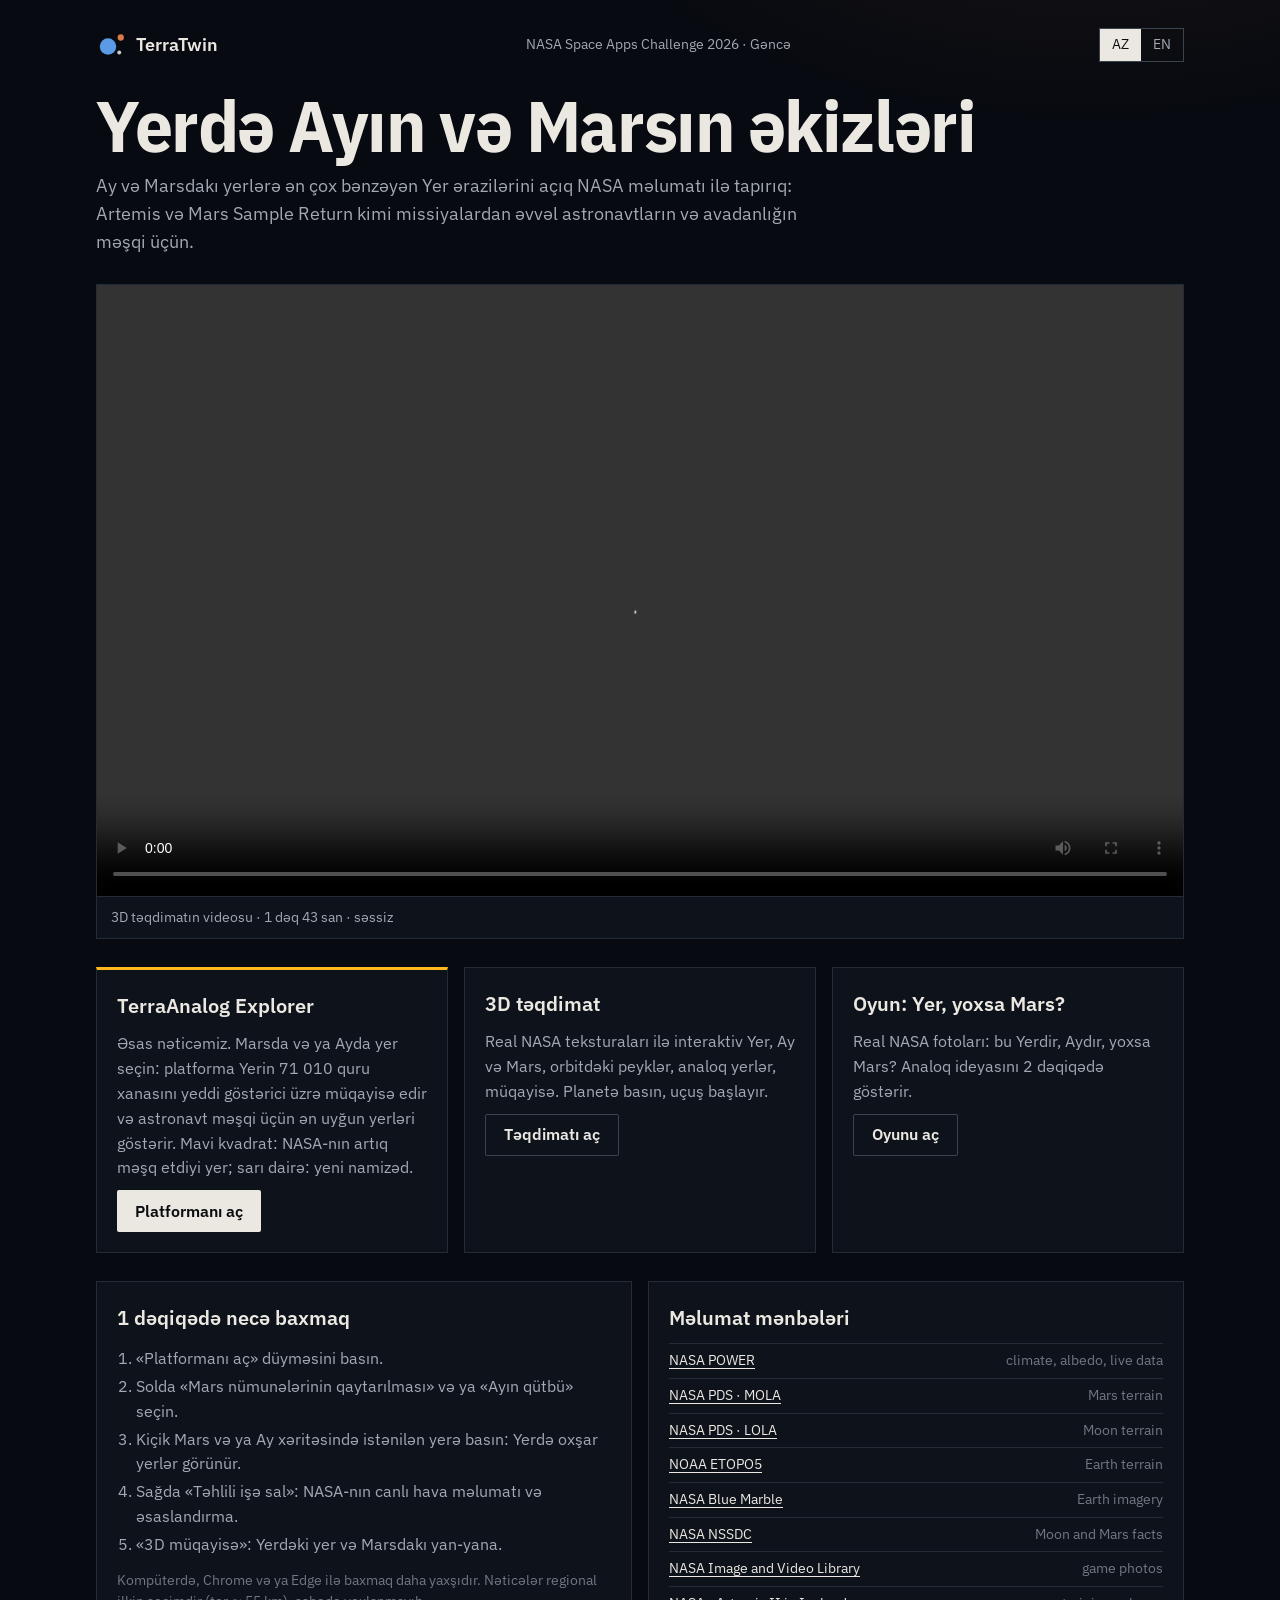
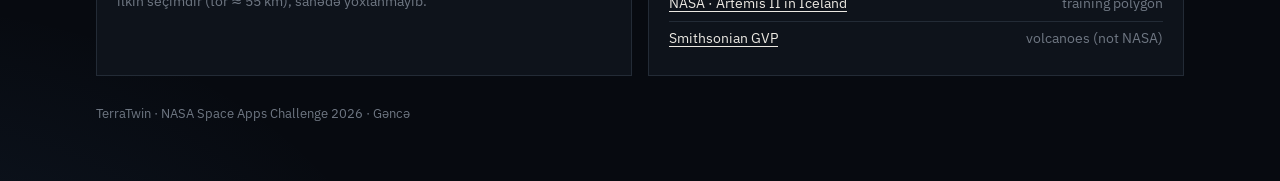
<file: index.html>
<!doctype html>
<html lang="az">
<head>
<meta charset="utf-8">
<meta name="viewport" content="width=device-width, initial-scale=1">
<title>TerraTwin — NASA Space Apps Challenge 2026</title>
<meta name="description" content="TerraTwin: Earth analogs of the Moon and Mars. 3D presentation, the TerraAnalog Explorer platform and a game, built on open NASA data.">
<link rel="icon" href="data:image/svg+xml,%3Csvg xmlns='http://www.w3.org/2000/svg' viewBox='0 0 64 64'%3E%3Ccircle cx='26' cy='34' r='18' fill='%235B9BE6'/%3E%3Ccircle cx='50' cy='14' r='8' fill='%23D97A48'/%3E%3C/svg%3E">
<style>
  @font-face { font-family: 'Plex'; src: url('vendor/fonts/ibm-plex-sans-latin-standard-normal.woff2') format('woff2-variations'); font-weight: 100 700; font-stretch: 75% 100%; font-display: swap; unicode-range: U+0000-00FF, U+0131, U+2000-206F, U+2212; }
  @font-face { font-family: 'Plex'; src: url('vendor/fonts/ibm-plex-sans-latin-ext-standard-normal.woff2') format('woff2-variations'); font-weight: 100 700; font-stretch: 75% 100%; font-display: swap; unicode-range: U+0100-02BA, U+02BD-02FF, U+1E00-1EFF; }
  :root { --void: #070a10; --panel: #0e131b; --line: #232b36; --text: #ebe8e2; --muted: #a2a9b4; --dim: #6f7783; --earth: #5b9be6; --mars: #d97a48; --amber: #ffb81c; color-scheme: dark; }
  * { box-sizing: border-box; }
  body { margin: 0; background: var(--void); color: var(--text); font: 400 16px/1.55 Plex, 'Segoe UI', system-ui, sans-serif;
    background-image: radial-gradient(900px 500px at 85% -10%, rgba(217,122,72,.10), transparent 60%), radial-gradient(900px 600px at -10% 110%, rgba(91,155,230,.10), transparent 60%); }
  .wrap { max-width: 1120px; margin: 0 auto; padding: 28px max(16px, env(safe-area-inset-left, 0px)) 56px; display: grid; gap: 28px; }
  header { display: flex; align-items: center; justify-content: space-between; gap: 12px; flex-wrap: wrap; color: var(--muted); font-size: 14px; }
  .brand { display: flex; align-items: center; gap: 10px; color: var(--text); font-weight: 600; font-size: 18px; }
  .brand svg { width: 30px; height: 30px; }
  .lang { display: flex; border: 1px solid #3a444f; } .lang button { background: none; border: 0; color: var(--muted); padding: 5px 12px; font: inherit; cursor: pointer; } .lang button.on { background: var(--text); color: #0a0c0f; }
  h1 { margin: 0; font-size: clamp(38px, 6.5vw, 72px); line-height: .98; font-weight: 700; font-stretch: 85%; letter-spacing: -.02em; text-wrap: balance; }
  .lead { margin: 12px 0 0; max-width: 64ch; font-size: 18px; color: var(--muted); }
  .video { margin: 0; border: 1px solid var(--line); background: #000; }
  .video video { display: block; width: 100%; aspect-ratio: 16 / 9; background: #000; }
  .video figcaption { padding: 10px 14px; color: var(--muted); font-size: 14px; border-top: 1px solid var(--line); background: var(--panel); }
  .cards { display: grid; grid-template-columns: repeat(3, minmax(0, 1fr)); gap: 16px; }
  @media (max-width: 900px) { .cards { grid-template-columns: 1fr; } }
  .card { border: 1px solid var(--line); background: var(--panel); padding: 20px; display: grid; gap: 10px; align-content: start; }
  .card.main { border-top: 3px solid var(--amber); }
  .card h2 { margin: 0; font-size: 20px; font-weight: 600; }
  .card p { margin: 0; color: var(--muted); }
  .btn { justify-self: start; display: inline-flex; align-items: center; min-height: 42px; padding: 0 18px; background: var(--text); color: #0a0c0f; text-decoration: none; font-weight: 600; border-radius: 2px; }
  .btn:hover { background: #fff; } .btn:focus-visible { outline: 2px solid var(--earth); outline-offset: 3px; }
  .btn.alt { background: none; color: var(--text); border: 1px solid #3a444f; } .btn.alt:hover { border-color: var(--text); }
  .steps { margin: 0; padding-left: 1.2em; color: var(--muted); } .steps li { margin: 3px 0; }
  .two { display: grid; grid-template-columns: minmax(0, 1fr) minmax(0, 1fr); gap: 16px; } @media (max-width: 900px) { .two { grid-template-columns: 1fr; } }
  ul.src { list-style: none; margin: 0; padding: 0; } ul.src li { display: flex; justify-content: space-between; gap: 10px; padding: 6px 0; border-top: 1px solid var(--line); font-size: 14px; }
  ul.src span { color: var(--dim); text-align: right; } ul.src a { color: var(--text); text-underline-offset: 3px; }
  .note { font-size: 13.5px; color: var(--dim) !important; }
  footer { color: var(--dim); font-size: 13px; }
  [data-l] { display: none; } html[lang="az"] [data-l="az"], html[lang="en"] [data-l="en"] { display: revert; }
</style>
</head>
<body>
<div class="wrap">
  <header>
    <span class="brand"><svg viewBox="0 0 40 40" aria-hidden="true"><circle cx="16" cy="22" r="11" fill="#5B9BE6"/><circle cx="33" cy="10" r="4.2" fill="#D97A48"/><circle cx="31" cy="30" r="2.6" fill="#C9CCD3"/></svg>TerraTwin</span>
    <span>NASA Space Apps Challenge 2026 · Gəncə</span>
    <div class="lang" role="group" aria-label="Language"><button type="button" data-set="az">AZ</button><button type="button" data-set="en">EN</button></div>
  </header>

  <section>
    <h1><span data-l="az">Yerdə Ayın və Marsın əkizləri</span><span data-l="en">Earth twins of the Moon and Mars</span></h1>
    <p class="lead" data-l="az">Ay və Marsdakı yerlərə ən çox bənzəyən Yer ərazilərini açıq NASA məlumatı ilə tapırıq: Artemis və Mars Sample Return kimi missiyalardan əvvəl astronavtların və avadanlığın məşqi üçün.</p>
    <p class="lead" data-l="en">We find the places on Earth that best match sites on the Moon and Mars, using open NASA data, so astronauts and hardware can train before missions like Artemis and Mars Sample Return.</p>
  </section>

  <figure class="video">
    <video controls preload="metadata" playsinline src="TerraTwin_teqdimat_720p.mp4"></video>
    <figcaption><span data-l="az">3D təqdimatın videosu · 1 dəq 43 san · səssiz</span><span data-l="en">Video of the 3D presentation · 1:43 · no sound</span></figcaption>
  </figure>

  <div class="cards">
    <article class="card main">
      <h2>TerraAnalog Explorer</h2>
      <p data-l="az">Əsas nəticəmiz. Marsda və ya Ayda yer seçin: platforma Yerin 71 010 quru xanasını yeddi göstərici üzrə müqayisə edir və astronavt məşqi üçün ən uyğun yerləri göstərir. Mavi kvadrat: NASA-nın artıq məşq etdiyi yer; sarı dairə: yeni namizəd.</p>
      <p data-l="en">Our main result. Pick a place on Mars or the Moon: the platform compares 71,010 land cells of Earth on seven metrics and shows the best places for astronaut training. Blue square: where NASA already trains; yellow circle: a new candidate.</p>
      <a class="btn" href="terraanalog.html"><span data-l="az">Platformanı aç</span><span data-l="en">Open the platform</span></a>
    </article>
    <article class="card">
      <h2><span data-l="az">3D təqdimat</span><span data-l="en">3D presentation</span></h2>
      <p data-l="az">Real NASA teksturaları ilə interaktiv Yer, Ay və Mars, orbitdəki peyklər, analoq yerlər, müqayisə. Planetə basın, uçuş başlayır.</p>
      <p data-l="en">Interactive Earth, Moon and Mars with real NASA textures, satellites in orbit, analog sites and comparisons. Click a planet to fly to it.</p>
      <a class="btn alt" href="presentation.html"><span data-l="az">Təqdimatı aç</span><span data-l="en">Open the presentation</span></a>
    </article>
    <article class="card">
      <h2><span data-l="az">Oyun: Yer, yoxsa Mars?</span><span data-l="en">Game: Earth or Mars?</span></h2>
      <p data-l="az">Real NASA fotoları: bu Yerdir, Aydır, yoxsa Mars? Analoq ideyasını 2 dəqiqədə göstərir.</p>
      <p data-l="en">Real NASA photos: is it Earth, the Moon or Mars? Shows the analog idea in two minutes.</p>
      <a class="btn alt" href="oyun.html"><span data-l="az">Oyunu aç</span><span data-l="en">Play</span></a>
    </article>
  </div>

  <div class="two">
    <article class="card">
      <h2><span data-l="az">1 dəqiqədə necə baxmaq</span><span data-l="en">How to try it in one minute</span></h2>
      <ol class="steps" data-l="az">
        <li>«Platformanı aç» düyməsini basın.</li>
        <li>Solda «Mars nümunələrinin qaytarılması» və ya «Ayın qütbü» seçin.</li>
        <li>Kiçik Mars və ya Ay xəritəsində istənilən yerə basın: Yerdə oxşar yerlər görünür.</li>
        <li>Sağda «Təhlili işə sal»: NASA-nın canlı hava məlumatı və əsaslandırma.</li>
        <li>«3D müqayisə»: Yerdəki yer və Marsdakı yan-yana.</li>
      </ol>
      <ol class="steps" data-l="en">
        <li>Press “Open the platform”.</li>
        <li>On the left choose “Mars Sample Return” or “Lunar pole and ice”.</li>
        <li>Click any point on the small Mars or Moon map: similar places on Earth appear.</li>
        <li>On the right press “Run analysis”: live NASA weather data and a written rationale.</li>
        <li>“3D comparison”: the Earth site next to the Martian one.</li>
      </ol>
      <p class="note" data-l="az">Kompüterdə, Chrome və ya Edge ilə baxmaq daha yaxşıdır. Nəticələr regional ilkin seçimdir (tor ≈ 55 km), sahədə yoxlanmayıb.</p>
      <p class="note" data-l="en">Best viewed on a computer in Chrome or Edge. Results are a regional pre-selection (grid ≈ 55 km), not field-validated.</p>
    </article>
    <article class="card">
      <h2><span data-l="az">Məlumat mənbələri</span><span data-l="en">Data sources</span></h2>
      <ul class="src">
        <li><a href="https://power.larc.nasa.gov/docs/" target="_blank" rel="noopener">NASA POWER</a><span>climate, albedo, live data</span></li>
        <li><a href="https://pds-geosciences.wustl.edu/missions/mgs/megdr.html" target="_blank" rel="noopener">NASA PDS · MOLA</a><span>Mars terrain</span></li>
        <li><a href="https://pds-geosciences.wustl.edu/missions/lro/lola.htm" target="_blank" rel="noopener">NASA PDS · LOLA</a><span>Moon terrain</span></li>
        <li><a href="https://www.ngdc.noaa.gov/mgg/global/etopo5.HTML" target="_blank" rel="noopener">NOAA ETOPO5</a><span>Earth terrain</span></li>
        <li><a href="https://visibleearth.nasa.gov/collection/1484/blue-marble" target="_blank" rel="noopener">NASA Blue Marble</a><span>Earth imagery</span></li>
        <li><a href="https://nssdc.gsfc.nasa.gov/planetary/factsheet/" target="_blank" rel="noopener">NASA NSSDC</a><span>Moon and Mars facts</span></li>
        <li><a href="https://images.nasa.gov/" target="_blank" rel="noopener">NASA Image and Video Library</a><span>game photos</span></li>
        <li><a href="https://science.nasa.gov/missions/artemis/nasas-artemis-ii-crew-uses-iceland-terrain-for-lunar-training/" target="_blank" rel="noopener">NASA · Artemis II in Iceland</a><span>training polygon</span></li>
        <li><a href="https://volcano.si.edu/" target="_blank" rel="noopener">Smithsonian GVP</a><span>volcanoes (not NASA)</span></li>
      </ul>
    </article>
  </div>

  <footer>TerraTwin · NASA Space Apps Challenge 2026 · Gəncə</footer>
</div>
<script>
  (function () {
    var set = function (l) { document.documentElement.lang = l; document.querySelectorAll('.lang button').forEach(function (b) { b.classList.toggle('on', b.dataset.set === l); }); try { localStorage.setItem('tt_lang', l); } catch (e) {} };
    var saved = 'az'; try { saved = localStorage.getItem('tt_lang') === 'en' ? 'en' : 'az'; } catch (e) {}
    document.querySelectorAll('.lang button').forEach(function (b) { b.onclick = function () { set(b.dataset.set); }; });
    set(saved);
  })();
</script>
</body>
</html>
</file>
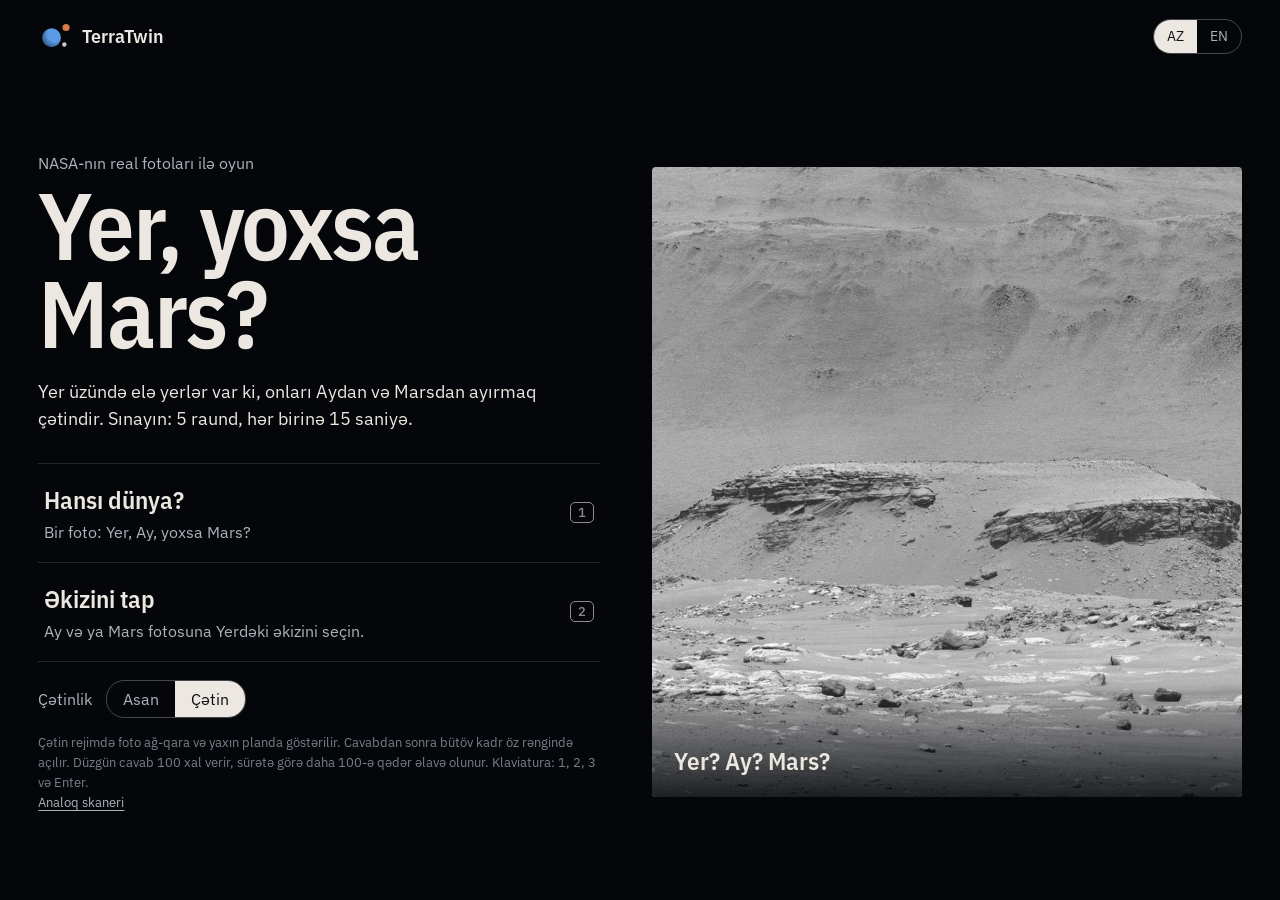
<file: oyun.html>
<!doctype html>
<html lang="az">
<head>
<meta charset="utf-8">
<meta name="viewport" content="width=device-width, initial-scale=1">
<title>Yer, yoxsa Mars? — TerraTwin</title>
<meta name="description" content="A game built on real NASA photos: can you tell Earth from the Moon and Mars?">
<link rel="icon" href="data:image/svg+xml,%3Csvg xmlns='http://www.w3.org/2000/svg' viewBox='0 0 64 64'%3E%3Ccircle cx='26' cy='34' r='18' fill='%235B9BE6'/%3E%3Ccircle cx='50' cy='14' r='8' fill='%23D97A48'/%3E%3C/svg%3E">
<link rel="stylesheet" href="css/game.css">
<script src="data/game.js"></script>
<script src="data/game_extra.js"></script>
<script src="data/game_more.js"></script>
</head>
<body>

<header class="bar">
  <a class="brand" href="oyun.html" id="brand">
    <svg viewBox="0 0 40 40" aria-hidden="true"><circle cx="16" cy="22" r="11" fill="#5B9BE6"/><circle cx="16" cy="22" r="11" fill="url(#sh)"/><circle cx="33" cy="10" r="4.2" fill="#D97A48"/><circle cx="31" cy="30" r="2.6" fill="#C9CCD3"/><defs><radialGradient id="sh" cx=".7" cy=".3" r=".9"><stop offset=".45" stop-color="#000" stop-opacity="0"/><stop offset="1" stop-color="#000" stop-opacity=".55"/></radialGradient></defs></svg>
    <span>TerraTwin</span>
  </a>
  <div class="hud" id="hud" hidden>
    <ol class="steps" id="steps" aria-label="Rounds"></ol>
    <p class="score"><span id="scoreLabel"></span> <b id="score">0</b></p>
    <p class="clock" id="clock" aria-live="off"><b id="secs">15</b><span id="secUnit"></span></p>
  </div>
  <div class="lang" role="group" aria-label="Language">
    <button type="button" data-lang="az">AZ</button>
    <button type="button" data-lang="en">EN</button>
  </div>
</header>
<div class="timebar" id="timebar" hidden><i id="timefill"></i></div>

<main id="app" tabindex="-1"></main>

<script type="module" src="js/game.js"></script>
</body>
</html>
</file>
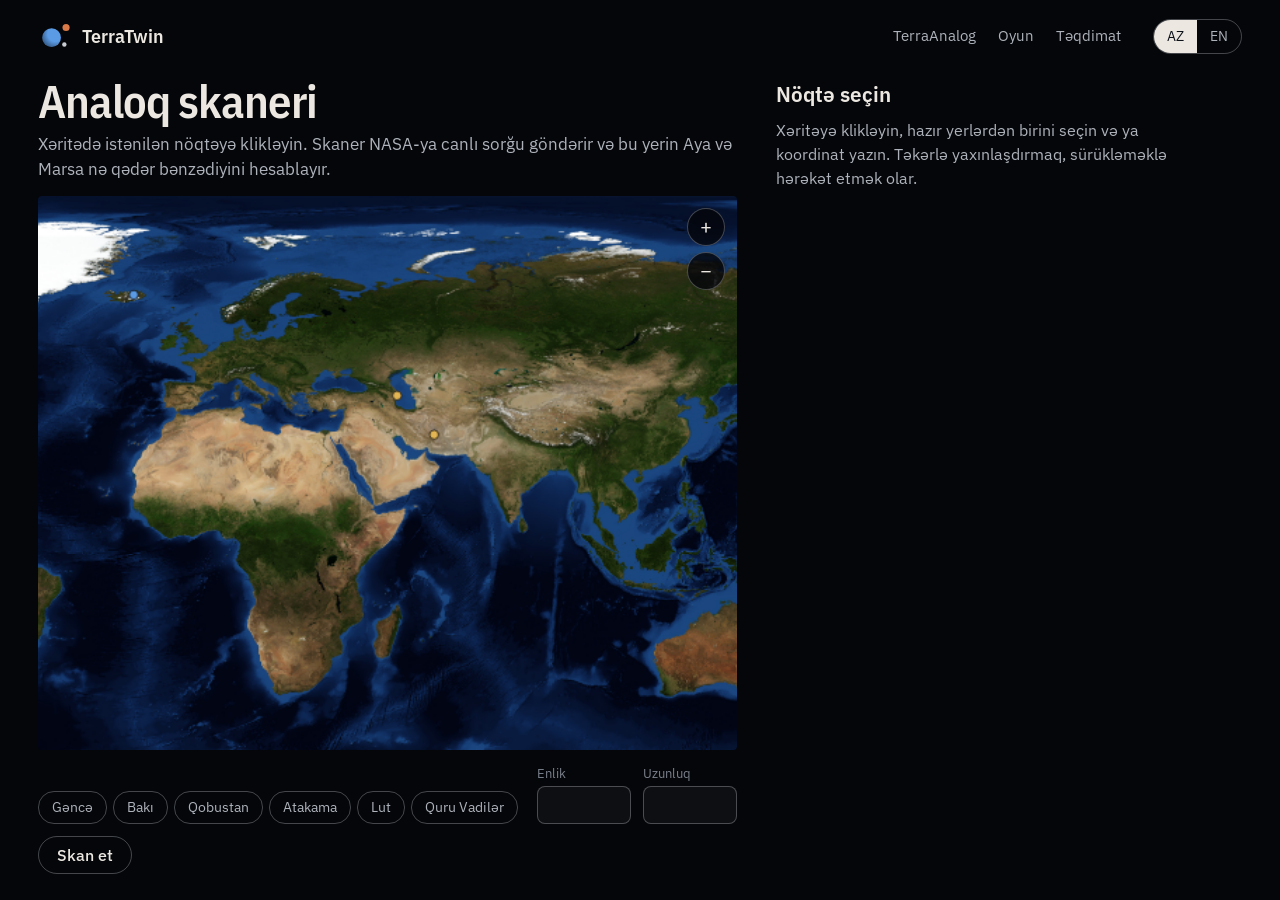
<file: skaner.html>
<!doctype html>
<html lang="az">
<head>
<meta charset="utf-8">
<meta name="viewport" content="width=device-width, initial-scale=1">
<title>Analoq skaneri — TerraTwin</title>
<meta name="description" content="Click anywhere on Earth: a live NASA POWER request shows how similar the place is to the Moon and Mars.">
<link rel="icon" href="data:image/svg+xml,%3Csvg xmlns='http://www.w3.org/2000/svg' viewBox='0 0 64 64'%3E%3Ccircle cx='26' cy='34' r='18' fill='%235B9BE6'/%3E%3Ccircle cx='50' cy='14' r='8' fill='%23D97A48'/%3E%3C/svg%3E">
<link rel="stylesheet" href="css/game.css">
<link rel="stylesheet" href="css/scanner.css">
<script src="data/power.js"></script>
</head>
<body class="scan">

<header class="bar">
  <a class="brand" href="skaner.html">
    <svg viewBox="0 0 40 40" aria-hidden="true"><circle cx="16" cy="22" r="11" fill="#5B9BE6"/><circle cx="16" cy="22" r="11" fill="url(#sh)"/><circle cx="33" cy="10" r="4.2" fill="#D97A48"/><circle cx="31" cy="30" r="2.6" fill="#C9CCD3"/><defs><radialGradient id="sh" cx=".7" cy=".3" r=".9"><stop offset=".45" stop-color="#000" stop-opacity="0"/><stop offset="1" stop-color="#000" stop-opacity=".55"/></radialGradient></defs></svg>
    <span>TerraTwin</span>
  </a>
  <nav class="links"><a href="terraanalog.html">TerraAnalog</a><a href="oyun.html" id="lnkGame"></a><a href="presentation.html" id="lnkDeck"></a></nav>
  <div class="lang" role="group" aria-label="Language">
    <button type="button" data-lang="az">AZ</button>
    <button type="button" data-lang="en">EN</button>
  </div>
</header>

<main class="scanner">
  <section class="mapcol">
    <h1 id="title"></h1>
    <p class="lead" id="lead"></p>
    <div class="map" id="map" tabindex="0">
      <div class="world" id="world">
        <img src="assets/tex/earth_day_8k.jpg" alt="" draggable="false">
        <div id="dots"></div>
        <div class="pin" id="pin" hidden><i></i></div>
      </div>
      <div class="zoom"><button type="button" id="zin" aria-label="+">+</button><button type="button" id="zout" aria-label="−">−</button></div>
    </div>
    <form class="goto" id="goto">
      <div class="presets" id="presets"></div>
      <label><span id="latL"></span><input id="lat" inputmode="decimal" autocomplete="off"></label>
      <label><span id="lonL"></span><input id="lon" inputmode="decimal" autocomplete="off"></label>
      <button class="btn" type="submit" id="go"></button>
    </form>
  </section>
  <aside class="result" id="result" aria-live="polite"></aside>
</main>

<script type="module" src="js/scanner.js"></script>
</body>
</html>
</file>
<file: css/game.css>
/* «Yer, yoxsa Mars?» — тот же визуальный язык, что и в презентации TerraTwin:
   тёмный космос, IBM Plex Sans (обычная и узкая), цвета трёх миров. Презентационный style.css не затрагивается. */
@font-face { font-family: 'Plex'; src: url('../vendor/fonts/ibm-plex-sans-latin-standard-normal.woff2') format('woff2-variations');
  font-weight: 100 700; font-stretch: 75% 100%; font-display: swap;
  unicode-range: U+0000-00FF, U+0131, U+0152-0153, U+02BB-02BC, U+02C6, U+02DA, U+02DC, U+0304, U+0308, U+0329, U+2000-206F, U+20AC, U+2122, U+2191, U+2193, U+2212, U+2215, U+FEFF, U+FFFD; }
@font-face { font-family: 'Plex'; src: url('../vendor/fonts/ibm-plex-sans-latin-ext-standard-normal.woff2') format('woff2-variations');
  font-weight: 100 700; font-stretch: 75% 100%; font-display: swap;
  unicode-range: U+0100-02BA, U+02BD-02C5, U+02C7-02CC, U+02CE-02D7, U+02DD-02FF, U+0304, U+0308, U+0329, U+1D00-1DBF, U+1E00-1E9F, U+1EF2-1EFF, U+2020, U+20A0-20AB, U+20AD-20C0, U+2113, U+2C60-2C7F, U+A720-A7FF; }

:root {
  --void: #04060a;
  --panel: #0a0e15;
  --text: #ece8e1;
  --text-2: #aeb2ba;
  --text-3: #7a808b;
  --line: rgba(201, 204, 211, .16);
  --line-2: rgba(201, 204, 211, .32);
  --earth: #5b9be6;
  --moon: #c9ccd3;
  --mars: #d97a48;
  --ok: #7fd1ae;
  --bad: #e5735a;
  --fs: clamp(16px, 1.02vw, 21px);
  --pad: clamp(20px, 3vw, 64px);
  --bar-h: 72px;
  --ease: cubic-bezier(.22, .8, .2, 1);
}
* { box-sizing: border-box; }
html, body { margin: 0; height: 100%; background: var(--void); color: var(--text); }
body { font: 400 var(--fs)/1.5 Plex, 'Segoe UI', system-ui, sans-serif; -webkit-font-smoothing: antialiased; font-variant-numeric: tabular-nums; overflow: hidden; }
button { font: inherit; color: inherit; cursor: pointer; }
p { margin: 0; }
b, strong { font-weight: 600; }
a { color: inherit; }
:focus-visible { outline: 2px solid var(--earth); outline-offset: 3px; }
[hidden] { display: none !important; }

/* ---------- верхняя строка ---------- */
.bar { height: var(--bar-h); display: flex; align-items: center; gap: 24px; padding: 0 var(--pad); }
.brand { display: flex; align-items: center; gap: 10px; text-decoration: none; margin-right: auto; }
.brand svg { width: 34px; height: 34px; }
.brand span { font-size: 19px; font-weight: 600; font-stretch: 85%; }
.hud { display: flex; align-items: center; gap: clamp(16px, 2.4vw, 40px); }
.steps { display: flex; gap: 6px; list-style: none; margin: 0; padding: 0; }
.steps li { width: 34px; height: 5px; border-radius: 3px; background: rgba(255,255,255,.12); transition: background .4s; }
.steps li.now { background: var(--text); }
.steps li.ok { background: var(--ok); }
.steps li.no { background: var(--bad); }
.score { color: var(--text-2); font-size: 15px; }
.score b { color: var(--text); font-size: 24px; font-weight: 500; font-stretch: 85%; margin-left: 6px; display: inline-block; min-width: 2.6em; }
.clock { color: var(--text-2); font-size: 15px; min-width: 4.2em; text-align: right; }
.clock b { color: var(--text); font-size: 24px; font-weight: 500; font-stretch: 85%; margin-right: 4px; }
.clock.low b { color: var(--bad); }
.lang { display: flex; border: 1px solid var(--line-2); border-radius: 18px; overflow: hidden; }
.lang button { background: none; border: 0; padding: 6px 13px; font-size: 14px; color: var(--text-2); }
.lang button.on { background: var(--text); color: #0b0f17; }
.timebar { position: fixed; left: 0; right: 0; top: var(--bar-h); height: 3px; background: rgba(255,255,255,.07); z-index: 5; }
.timebar i { display: block; height: 100%; width: 100%; background: var(--text); transform-origin: left center; }
.timebar.low i { background: var(--bad); }

/* ---------- общий каркас экрана ---------- */
#app { height: calc(100vh - var(--bar-h)); outline: none; }
.screen { height: 100%; padding: 22px var(--pad) 30px; animation: screenIn .6s var(--ease); }
@keyframes screenIn { from { opacity: 0; transform: translateY(10px); } }
h1 { font-size: clamp(54px, 7.4vw, 150px); line-height: .92; margin: 0 0 22px; font-weight: 600; font-stretch: 78%; letter-spacing: -.025em; }
h2 { font-size: clamp(26px, 2.5vw, 48px); line-height: 1.1; margin: 0 0 16px; font-weight: 600; font-stretch: 82%; letter-spacing: -.012em; }
h3 { font-size: 1.12em; margin: 0 0 4px; font-weight: 600; }
.lead { font-size: 1.15em; color: var(--text); max-width: 32em; }
.muted { color: var(--text-3); }
.small { font-size: .84em; color: var(--text-3); }

.btn { display: inline-flex; align-items: center; gap: 12px; min-height: 50px; padding: 0 24px; border-radius: 25px; border: 1px solid var(--line-2); background: transparent; font-weight: 500; text-decoration: none; transition: background .25s, border-color .25s, transform .25s; }
.btn:hover { border-color: var(--text); }
.btn.primary { background: var(--text); color: #0b0f17; border-color: var(--text); }
.btn.primary:hover { background: #fff; transform: translateY(-1px); }
kbd { font: 500 .8em Plex, sans-serif; border: 1px solid currentColor; border-radius: 5px; padding: 1px 7px; opacity: .6; }

/* ---------- старт ---------- */
.start { display: grid; grid-template-columns: minmax(0, 1fr) minmax(0, 1.05fr); gap: clamp(24px, 4vw, 80px); align-items: center; }
.start .kicker { color: var(--text-2); margin-bottom: 6px; }
.modes { margin: 30px 0 18px; border-top: 1px solid var(--line); max-width: 36em; }
.mode { display: grid; grid-template-columns: 1fr auto; gap: 2px 18px; align-items: center; width: 100%; text-align: left; background: none; border: 0; border-bottom: 1px solid var(--line); padding: 18px 6px; transition: background .25s, padding .3s var(--ease); }
.mode:hover, .mode:focus-visible { background: rgba(201,204,211,.07); padding-left: 16px; }
.mode b { font-size: 1.5em; font-weight: 600; font-stretch: 85%; }
.mode span { grid-column: 1; color: var(--text-2); }
.mode kbd { grid-row: 1 / span 2; grid-column: 2; }
.level { display: flex; align-items: center; gap: 14px; margin: 0 0 14px; color: var(--text-2); }
.seg { display: inline-flex; border: 1px solid var(--line-2); border-radius: 18px; overflow: hidden; }
.seg button { background: none; border: 0; padding: 6px 16px; color: var(--text-2); }
.seg button.on { background: var(--text); color: #0b0f17; }
.small a { color: var(--text-2); text-underline-offset: 3px; }
.teaser { position: relative; height: min(70vh, 100%); border-radius: 4px; overflow: hidden; background: var(--panel); }
.teaser img { position: absolute; inset: 0; width: 100%; height: 100%; object-fit: cover; opacity: 0; transition: opacity 1.6s ease; }
.teaser img.on { opacity: 1; }
.teaser p { position: absolute; left: 0; right: 0; bottom: 0; padding: 60px 22px 18px; font-size: 1.5em; font-weight: 600; font-stretch: 85%; background: linear-gradient(180deg, transparent, rgba(4,6,10,.85)); }

/* ---------- раунд ---------- */
.round { display: grid; grid-template-columns: minmax(0, 1.55fr) minmax(0, 1fr); gap: clamp(22px, 3vw, 56px); }
.col { min-height: 0; display: flex; flex-direction: column; }
.stage { flex: 1; min-height: 0; margin: 0; position: relative; }
.frame { overflow: hidden; border-radius: 4px; background: var(--panel); animation: photoIn .9s var(--ease); }
.frame img { width: 100%; height: 100%; display: block; transition: transform 1.5s var(--ease), filter 1.3s ease; transform-origin: var(--ox, 50%) var(--oy, 50%); }
.masked .frame img { transform: scale(var(--z, 1)); }
.bw .frame img, .bw .tile img, .teaser.bw img { filter: grayscale(1) contrast(1.06); }
.tile img { transition: filter 1.3s ease; }
@keyframes photoIn { from { opacity: 0; transform: scale(1.015); } }
.round.revealed { animation: none; }
.round.revealed .frame { animation: none; }
.world { font-weight: 600; font-size: 1.1em; margin-bottom: 8px; }
.world.mars { color: #f0a47a; } .world.moon { color: var(--moon); }
.step { color: var(--text-2); margin-bottom: 4px; }
.answers { display: grid; gap: 10px; margin: 6px 0 18px; }
.ans { display: flex; align-items: center; justify-content: space-between; gap: 14px; width: 100%; min-height: 62px; padding: 0 20px; border-radius: 8px; border: 1px solid var(--line-2); background: rgba(255,255,255,.03); font-size: 1.3em; font-weight: 600; font-stretch: 88%; text-align: left; transition: background .2s, border-color .2s, opacity .4s, transform .2s; }
.ans:hover:not(:disabled) { border-color: var(--text); background: rgba(255,255,255,.08); transform: translateX(3px); }
.ans:disabled { cursor: default; }
.ans.right { border-color: var(--ok); background: rgba(127,209,174,.14); color: var(--ok); }
.ans.wrong { border-color: var(--bad); background: rgba(229,115,90,.12); color: var(--bad); }
.ans.dim { opacity: .35; }
.reveal { animation: revealIn .55s var(--ease); min-height: 0; overflow-y: auto; scrollbar-width: thin; }
@keyframes revealIn { from { opacity: 0; transform: translateY(12px); } }
.verdict { font-size: clamp(26px, 2.3vw, 44px); font-weight: 600; font-stretch: 82%; line-height: 1.1; margin-bottom: 10px; }
.verdict.ok { color: var(--ok); } .verdict.no { color: var(--bad); }
.verdict small { font-size: .55em; font-weight: 500; color: var(--text-2); margin-left: 10px; }
.reveal .meta { color: var(--text-3); font-size: .9em; margin-bottom: 10px; }
.reveal p + p { margin-top: 8px; }
.reveal .lbl { color: var(--text-3); }
.reveal .src { margin-top: 12px; font-size: .84em; color: var(--text-3); }
.reveal .src a { color: var(--text-2); text-underline-offset: 3px; }
.next { margin-top: 16px; }
.facts3 { display: grid; grid-template-columns: repeat(3, minmax(0, 1fr)); gap: 6px 26px; margin-top: 6px; }
.facts3 h3 { font-size: 1em; }
.facts3 div:nth-child(1) h3 { color: var(--ok); } .facts3 div:nth-child(2) h3 { color: var(--bad); }
.facts3 p { color: var(--text-2); font-size: .94em; }

/* режим 2: три земных снимка */
.tiles { flex: 1; min-height: 0; display: grid; grid-template-rows: repeat(3, minmax(0, 1fr)); gap: 10px; margin-top: 6px; }
.tile { position: relative; padding: 0; border-radius: 6px; border: 2px solid transparent; background: var(--panel); overflow: hidden; transition: border-color .2s, opacity .4s, transform .25s; }
.tile img { width: 100%; height: 100%; object-fit: cover; display: block; }
.tile:hover:not(:disabled) { border-color: var(--text); transform: scale(1.012); }
.tile:disabled { cursor: default; }
.tile kbd { position: absolute; left: 10px; top: 10px; background: rgba(4,6,10,.8); opacity: 1; color: var(--text); border-color: var(--line-2); font-size: 15px; padding: 2px 9px; }
.tile .name { position: absolute; left: 0; right: 0; bottom: 0; padding: 26px 12px 8px; text-align: left; font-weight: 600; background: linear-gradient(180deg, transparent, rgba(4,6,10,.9)); }
.tile.right { border-color: var(--ok); } .tile.wrong { border-color: var(--bad); } .tile.dim { opacity: .4; }
.twin .reveal { flex: none; margin-top: 14px; max-height: 44%; }
.twin .twin-foot { display: flex; align-items: center; justify-content: space-between; gap: 18px; margin-top: 12px; flex-wrap: wrap; }
.twin .twin-foot .src { margin: 0; }

/* ---------- итог ---------- */
.final { display: grid; grid-template-columns: minmax(0, 1fr) minmax(0, 1.1fr); gap: clamp(24px, 4vw, 80px); align-items: center; }
.total { font-size: clamp(80px, 11vw, 220px); line-height: .9; font-weight: 600; font-stretch: 78%; letter-spacing: -.03em; }
.total small { font-size: .22em; font-weight: 500; color: var(--text-2); letter-spacing: 0; margin-left: 12px; }
.rank { font-size: 1.6em; font-weight: 600; font-stretch: 85%; margin: 10px 0 14px; }
.final .cta { display: flex; gap: 10px; flex-wrap: wrap; margin-top: 26px; }
.recap { list-style: none; margin: 0; padding: 0; border-top: 1px solid var(--line); max-height: 100%; overflow-y: auto; scrollbar-width: thin; }
.recap li { display: grid; grid-template-columns: 112px 1fr auto; gap: 16px; align-items: center; padding: 10px 0; border-bottom: 1px solid var(--line); }
.recap img { width: 112px; height: 70px; object-fit: cover; border-radius: 3px; display: block; }
.recap b { display: block; }
.recap span { color: var(--text-3); font-size: .86em; }
.recap a { color: var(--text-2); text-underline-offset: 3px; }
.recap .pts { font-size: 1.3em; font-weight: 600; font-stretch: 85%; }
.recap .pts.ok { color: var(--ok); } .recap .pts.no { color: var(--bad); }

@media (max-width: 900px) {
  body { overflow: auto; }
  #app { height: auto; min-height: calc(100vh - var(--bar-h)); }
  .start, .round, .final { grid-template-columns: 1fr; }
  .stage { flex: none; height: 44vh; }
  .teaser { height: 40vh; }
  .tiles { grid-template-rows: none; grid-auto-rows: 26vh; }
  .facts3 { grid-template-columns: 1fr; }
  .score span, .steps { display: none; }
}
@media (prefers-reduced-motion: reduce) { * { animation-duration: .01s !important; transition-duration: .01s !important; } }
</file>
<file: css/scanner.css>
/* Analoq skaneri — дополнение к game.css (общие шрифты, цвета, кнопки берутся оттуда) */
.links { display: flex; gap: 22px; margin-right: 8px; }
.links a { color: var(--text-2); text-decoration: none; font-size: 15px; }
.links a:hover { color: var(--text); }
.scanner { height: calc(100vh - var(--bar-h)); display: grid; grid-template-columns: minmax(0, 1.5fr) minmax(0, 1fr); gap: clamp(22px, 3vw, 56px); padding: 6px var(--pad) 26px; }
.mapcol { min-height: 0; display: flex; flex-direction: column; }
.scan h1 { font-size: clamp(34px, 3.6vw, 68px); margin: 0 0 8px; line-height: 1; }
.scan .lead { font-size: 1.05em; max-width: 46em; margin-bottom: 14px; color: var(--text-2); }

.map { position: relative; flex: 1; min-height: 0; overflow: hidden; border-radius: 4px; background: #02040a; cursor: crosshair; touch-action: none; outline-offset: 2px; }
.world { position: absolute; left: 0; top: 0; transform-origin: 0 0; will-change: transform; }
.world img { display: block; width: 100%; height: 100%; user-select: none; pointer-events: none; }
.dot { position: absolute; width: 10px; height: 10px; margin: -5px 0 0 -5px; border-radius: 50%; background: var(--earth); border: 1.5px solid #04060a; transform: scale(var(--inv, 1)); }
.dot.new { background: #e4b653; }
.pin { position: absolute; width: 0; height: 0; transform: scale(var(--inv, 1)); }
.pin i { position: absolute; left: -11px; top: -11px; width: 22px; height: 22px; border-radius: 50%; border: 2px solid #fff; box-shadow: 0 0 0 2px rgba(4,6,10,.7), 0 0 18px rgba(255,255,255,.7); }
.pin i::after { content: ''; position: absolute; inset: -2px; border-radius: 50%; border: 2px solid #fff; animation: ping 1.8s ease-out infinite; }
@keyframes ping { to { transform: scale(2.6); opacity: 0; } }
.zoom { position: absolute; right: 12px; top: 12px; display: grid; gap: 6px; }
.zoom button { width: 38px; height: 38px; border-radius: 50%; border: 1px solid var(--line-2); background: rgba(4,6,10,.8); font-size: 20px; line-height: 1; }
.zoom button:hover { border-color: var(--text); }

.goto { display: flex; align-items: flex-end; gap: 12px; flex-wrap: wrap; margin-top: 14px; }
.presets { display: flex; gap: 6px; flex-wrap: wrap; margin-right: auto; }
.presets button { border: 1px solid var(--line-2); background: none; border-radius: 16px; padding: 5px 13px; font-size: .88em; color: var(--text-2); }
.presets button:hover { color: var(--text); border-color: var(--text); }
.goto label { display: grid; gap: 3px; font-size: .8em; color: var(--text-3); }
.goto input { width: 6.4em; height: 38px; border-radius: 8px; border: 1px solid var(--line-2); background: rgba(255,255,255,.04); color: var(--text); padding: 0 10px; font: inherit; font-size: 1.15em; }
.goto .btn { min-height: 38px; padding: 0 18px; }

.result { min-height: 0; overflow-y: auto; scrollbar-width: thin; padding-right: 4px; }
.result h2 { font-size: clamp(22px, 1.9vw, 36px); margin-bottom: 4px; }
.result .where { color: var(--text-2); margin-bottom: 4px; }
.result .live { font-size: .84em; color: var(--text-3); margin-bottom: 16px; }
.result .live b { color: var(--ok); font-weight: 600; }
.result .live.off b { color: var(--bad); }
.result .live a { color: var(--text-2); text-underline-offset: 3px; }
.empty { color: var(--text-2); max-width: 26em; }
.empty b { display: block; color: var(--text); font-size: 1.35em; font-stretch: 85%; margin-bottom: 8px; }
.busy { display: flex; align-items: center; gap: 12px; color: var(--text-2); }
.busy::before { content: ''; width: 18px; height: 18px; border-radius: 50%; border: 2px solid var(--line-2); border-top-color: var(--text); animation: spin 0.9s linear infinite; }
@keyframes spin { to { transform: rotate(360deg); } }
.warn { border-left: 2px solid var(--bad); padding-left: 12px; color: var(--text-2); margin: 10px 0; }

.targets { border-top: 1px solid var(--line); margin-bottom: 16px; }
.tg { display: grid; grid-template-columns: 1fr auto; gap: 4px 14px; align-items: end; padding: 12px 0; border-bottom: 1px solid var(--line); }
.tg b { font-size: 1.12em; }
.tg .num { grid-row: 1 / span 2; grid-column: 2; font-size: clamp(34px, 3vw, 54px); font-weight: 500; font-stretch: 80%; line-height: .9; }
.tg .num small { font-size: .32em; color: var(--text-3); margin-left: 4px; }
.tg .bar { grid-column: 1; height: 6px; border-radius: 3px; background: rgba(255,255,255,.08); overflow: hidden; }
.tg .bar i { display: block; height: 100%; width: 0; border-radius: 3px; transition: width 1.1s var(--ease); }
.tg.moon .bar i { background: var(--moon); } .tg.mars .bar i { background: var(--mars); }
.tg span { grid-column: 1 / -1; color: var(--text-3); font-size: .86em; }
.data { display: grid; grid-template-columns: max-content 1fr; gap: 5px 18px; margin: 0 0 14px; }
.data dt { color: var(--text-3); } .data dd { margin: 0; }
.result h3 { margin-top: 4px; }
.note { font-size: .86em; color: var(--text-3); margin-top: 12px; }
.near { margin: 6px 0 12px; }

@media (max-width: 900px) {
  .scanner { grid-template-columns: 1fr; height: auto; }
  .map { flex: none; height: 46vh; }
}
</file>
